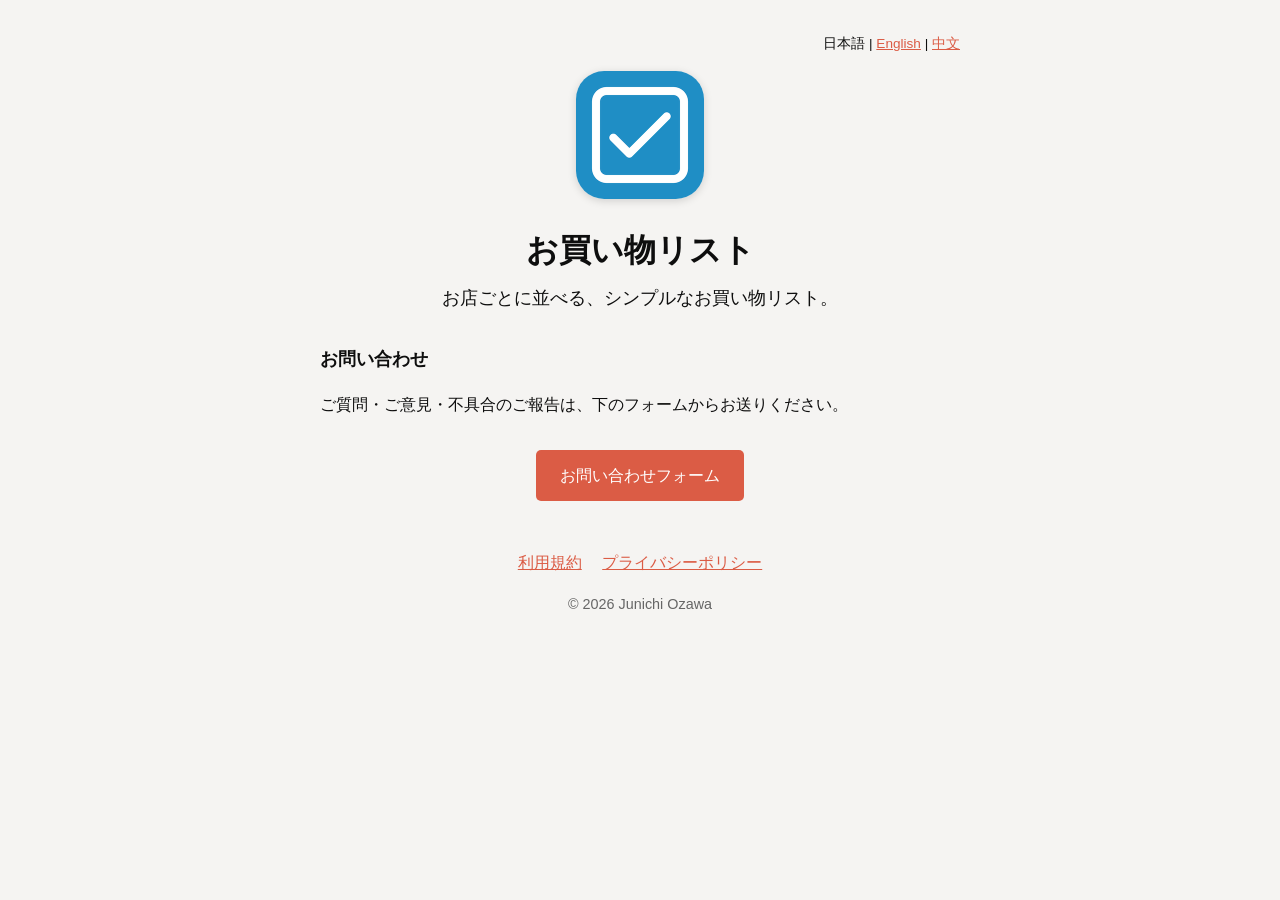
<file: index.html>
<!DOCTYPE html>
<html lang="ja">
<head>
  <meta charset="UTF-8" />
  <title>お買い物リスト</title>
  <meta name="viewport" content="width=device-width, initial-scale=1" />
  <link rel="icon" href="icon.png" />
  <link rel="stylesheet" href="styles.css" />
</head>
<body>
<main>
  <p class="lang-switch">日本語 | <a href="en.html">English</a> | <a href="zh.html">中文</a></p>

  <header class="hero">
    <img src="icon.png" alt="" width="128" height="128" />
    <h1>お買い物リスト</h1>
    <p class="lead">お店ごとに並べる、シンプルなお買い物リスト。</p>
  </header>

  <section>
    <h2>お問い合わせ</h2>
    <p>ご質問・ご意見・不具合のご報告は、下のフォームからお送りください。</p>
    <p class="contact"><a href="https://forms.gle/MjnqZ6VQNZW7mkQs8" target="_blank" rel="noopener noreferrer">お問い合わせフォーム</a></p>
  </section>

  <footer>
    <p>
      <a href="terms.html">利用規約</a>
      <a href="privacy-policy.html">プライバシーポリシー</a>
    </p>
    <p class="meta">&copy; 2026 Junichi Ozawa</p>
  </footer>
</main>
</body>
</html>
</file>
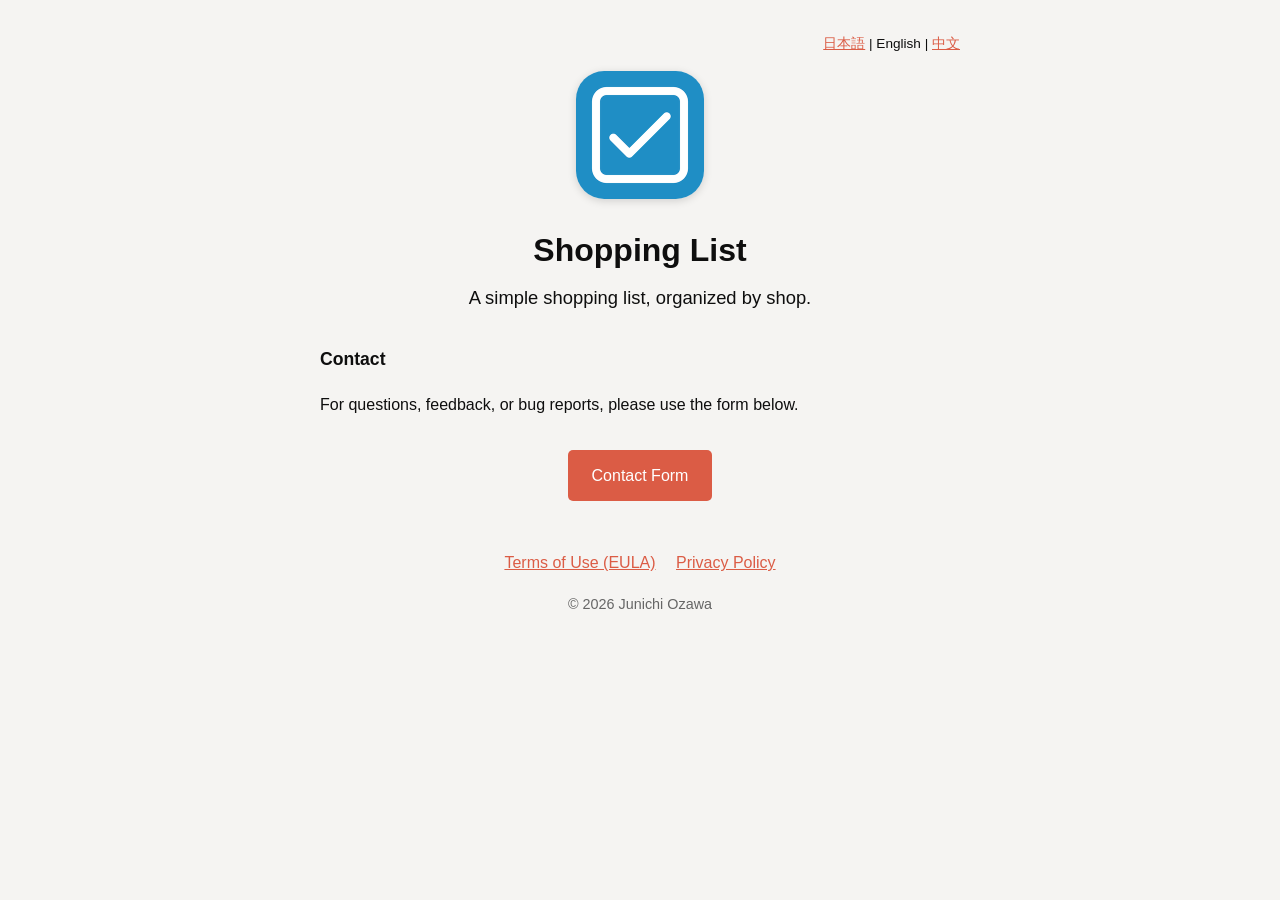
<file: en.html>
<!DOCTYPE html>
<html lang="en">
<head>
  <meta charset="UTF-8" />
  <title>Shopping List</title>
  <meta name="viewport" content="width=device-width, initial-scale=1" />
  <link rel="icon" href="icon.png" />
  <link rel="stylesheet" href="styles.css" />
</head>
<body>
<main>
  <p class="lang-switch"><a href="index.html">日本語</a> | English | <a href="zh.html">中文</a></p>

  <header class="hero">
    <img src="icon.png" alt="" width="128" height="128" />
    <h1>Shopping List</h1>
    <p class="lead">A simple shopping list, organized by shop.</p>
  </header>

  <section>
    <h2>Contact</h2>
    <p>For questions, feedback, or bug reports, please use the form below.</p>
    <p class="contact"><a href="https://forms.gle/MjnqZ6VQNZW7mkQs8" target="_blank" rel="noopener noreferrer">Contact Form</a></p>
  </section>

  <footer>
    <p>
      <a href="terms-en.html">Terms of Use (EULA)</a>
      <a href="privacy-policy-en.html">Privacy Policy</a>
    </p>
    <p class="meta">&copy; 2026 Junichi Ozawa</p>
  </footer>
</main>
</body>
</html>
</file>
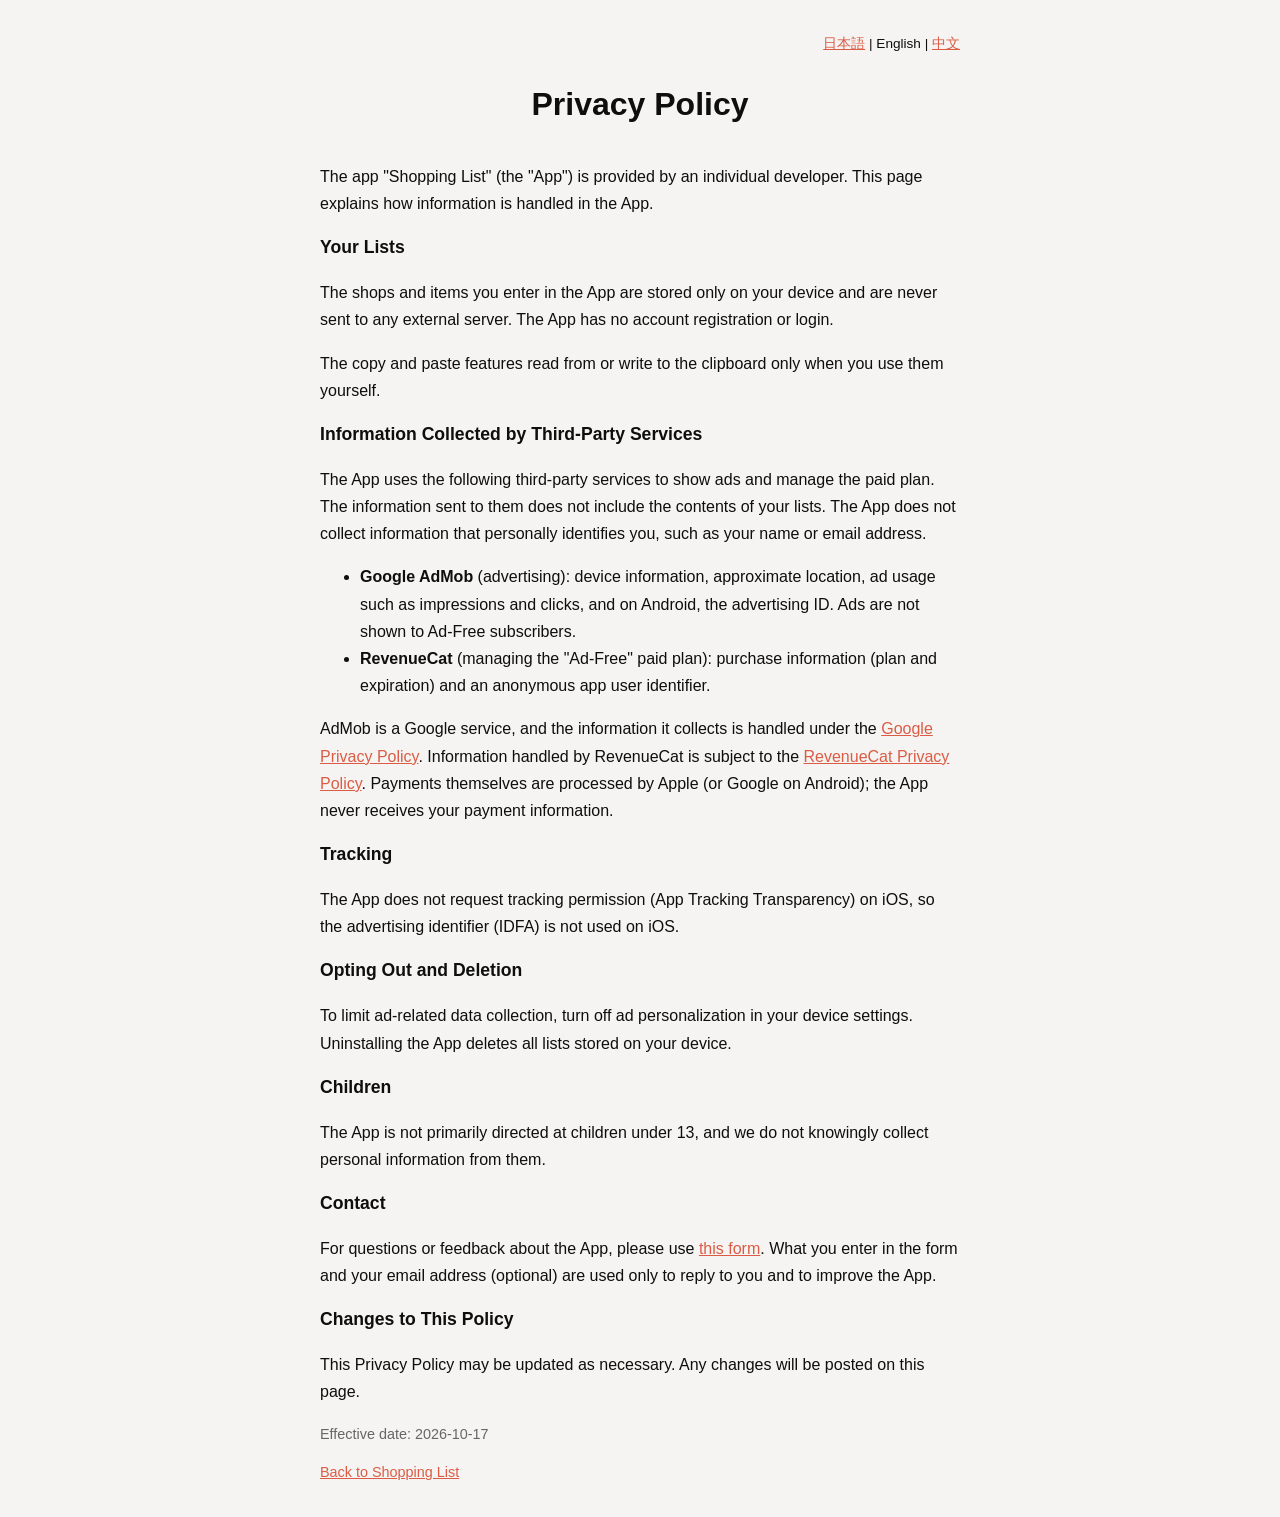
<file: privacy-policy-en.html>
<!DOCTYPE html>
<html lang="en">
<head>
  <meta charset="UTF-8" />
  <title>Privacy Policy | Shopping List</title>
  <meta name="viewport" content="width=device-width, initial-scale=1" />
  <link rel="icon" href="icon.png" />
  <link rel="stylesheet" href="styles.css" />
</head>
<body>
<main>
  <p class="lang-switch"><a href="privacy-policy.html">日本語</a> | English | <a href="privacy-policy-zh.html">中文</a></p>
  <h1>Privacy Policy</h1>

  <p>The app "Shopping List" (the "App") is provided by an individual developer. This page explains how information is handled in the App.</p>

  <h2>Your Lists</h2>
  <p>The shops and items you enter in the App are stored only on your device and are never sent to any external server. The App has no account registration or login.</p>
  <p>The copy and paste features read from or write to the clipboard only when you use them yourself.</p>

  <h2>Information Collected by Third-Party Services</h2>
  <p>The App uses the following third-party services to show ads and manage the paid plan. The information sent to them does not include the contents of your lists. The App does not collect information that personally identifies you, such as your name or email address.</p>
  <ul>
    <li><strong>Google AdMob</strong> (advertising): device information, approximate location, ad usage such as impressions and clicks, and on Android, the advertising ID. Ads are not shown to Ad-Free subscribers.</li>
    <li><strong>RevenueCat</strong> (managing the "Ad-Free" paid plan): purchase information (plan and expiration) and an anonymous app user identifier.</li>
  </ul>
  <p>AdMob is a Google service, and the information it collects is handled under the <a href="https://policies.google.com/privacy" target="_blank" rel="noopener noreferrer">Google Privacy Policy</a>. Information handled by RevenueCat is subject to the <a href="https://www.revenuecat.com/privacy" target="_blank" rel="noopener noreferrer">RevenueCat Privacy Policy</a>. Payments themselves are processed by Apple (or Google on Android); the App never receives your payment information.</p>

  <h2>Tracking</h2>
  <p>The App does not request tracking permission (App Tracking Transparency) on iOS, so the advertising identifier (IDFA) is not used on iOS.</p>

  <h2>Opting Out and Deletion</h2>
  <p>To limit ad-related data collection, turn off ad personalization in your device settings. Uninstalling the App deletes all lists stored on your device.</p>

  <h2>Children</h2>
  <p>The App is not primarily directed at children under 13, and we do not knowingly collect personal information from them.</p>

  <h2>Contact</h2>
  <p>For questions or feedback about the App, please use <a href="https://forms.gle/MjnqZ6VQNZW7mkQs8" target="_blank" rel="noopener noreferrer">this form</a>. What you enter in the form and your email address (optional) are used only to reply to you and to improve the App.</p>

  <h2>Changes to This Policy</h2>
  <p>This Privacy Policy may be updated as necessary. Any changes will be posted on this page.</p>

  <p class="meta">Effective date: 2026-10-17</p>
  <p class="meta"><a href="en.html">Back to Shopping List</a></p>
</main>
</body>
</html>
</file>
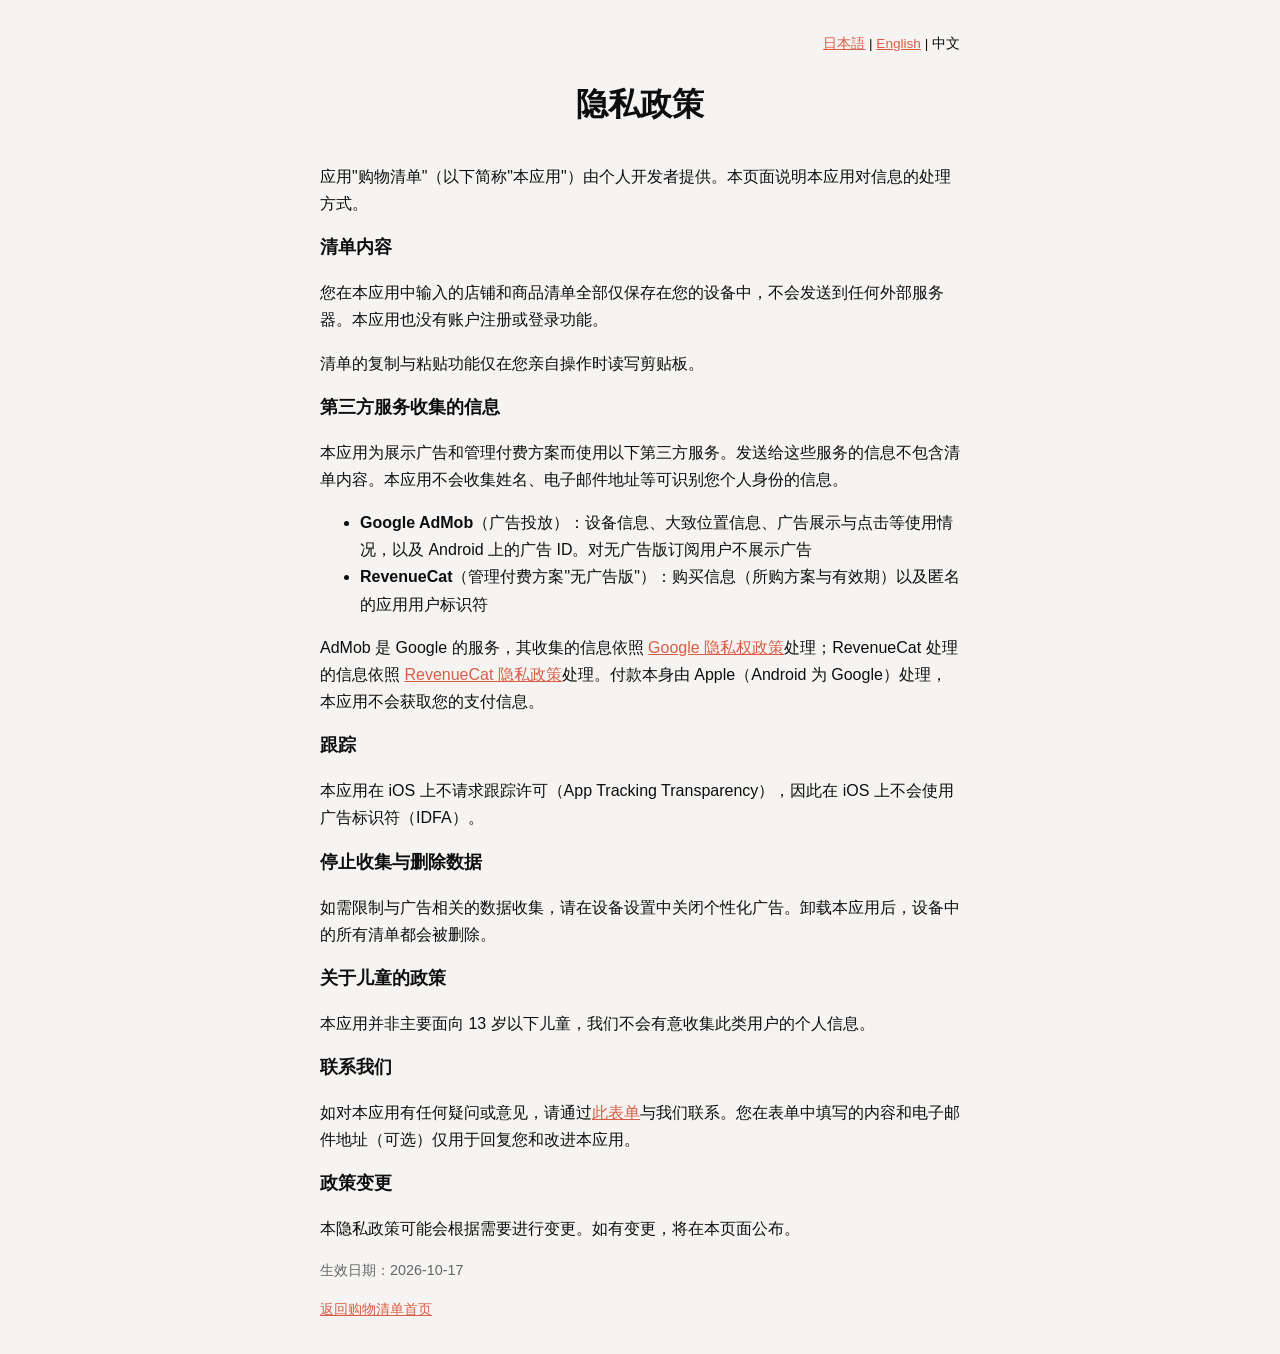
<file: privacy-policy-zh.html>
<!DOCTYPE html>
<html lang="zh-Hans">
<head>
  <meta charset="UTF-8" />
  <title>隐私政策 | 购物清单</title>
  <meta name="viewport" content="width=device-width, initial-scale=1" />
  <link rel="icon" href="icon.png" />
  <link rel="stylesheet" href="styles.css" />
</head>
<body>
<main>
  <p class="lang-switch"><a href="privacy-policy.html">日本語</a> | <a href="privacy-policy-en.html">English</a> | 中文</p>
  <h1>隐私政策</h1>

  <p>应用"购物清单"（以下简称"本应用"）由个人开发者提供。本页面说明本应用对信息的处理方式。</p>

  <h2>清单内容</h2>
  <p>您在本应用中输入的店铺和商品清单全部仅保存在您的设备中，不会发送到任何外部服务器。本应用也没有账户注册或登录功能。</p>
  <p>清单的复制与粘贴功能仅在您亲自操作时读写剪贴板。</p>

  <h2>第三方服务收集的信息</h2>
  <p>本应用为展示广告和管理付费方案而使用以下第三方服务。发送给这些服务的信息不包含清单内容。本应用不会收集姓名、电子邮件地址等可识别您个人身份的信息。</p>
  <ul>
    <li><strong>Google AdMob</strong>（广告投放）：设备信息、大致位置信息、广告展示与点击等使用情况，以及 Android 上的广告 ID。对无广告版订阅用户不展示广告</li>
    <li><strong>RevenueCat</strong>（管理付费方案"无广告版"）：购买信息（所购方案与有效期）以及匿名的应用用户标识符</li>
  </ul>
  <p>AdMob 是 Google 的服务，其收集的信息依照 <a href="https://policies.google.com/privacy" target="_blank" rel="noopener noreferrer">Google 隐私权政策</a>处理；RevenueCat 处理的信息依照 <a href="https://www.revenuecat.com/privacy" target="_blank" rel="noopener noreferrer">RevenueCat 隐私政策</a>处理。付款本身由 Apple（Android 为 Google）处理，本应用不会获取您的支付信息。</p>

  <h2>跟踪</h2>
  <p>本应用在 iOS 上不请求跟踪许可（App Tracking Transparency），因此在 iOS 上不会使用广告标识符（IDFA）。</p>

  <h2>停止收集与删除数据</h2>
  <p>如需限制与广告相关的数据收集，请在设备设置中关闭个性化广告。卸载本应用后，设备中的所有清单都会被删除。</p>

  <h2>关于儿童的政策</h2>
  <p>本应用并非主要面向 13 岁以下儿童，我们不会有意收集此类用户的个人信息。</p>

  <h2>联系我们</h2>
  <p>如对本应用有任何疑问或意见，请通过<a href="https://forms.gle/MjnqZ6VQNZW7mkQs8" target="_blank" rel="noopener noreferrer">此表单</a>与我们联系。您在表单中填写的内容和电子邮件地址（可选）仅用于回复您和改进本应用。</p>

  <h2>政策变更</h2>
  <p>本隐私政策可能会根据需要进行变更。如有变更，将在本页面公布。</p>

  <p class="meta">生效日期：2026-10-17</p>
  <p class="meta"><a href="zh.html">返回购物清单首页</a></p>
</main>
</body>
</html>
</file>
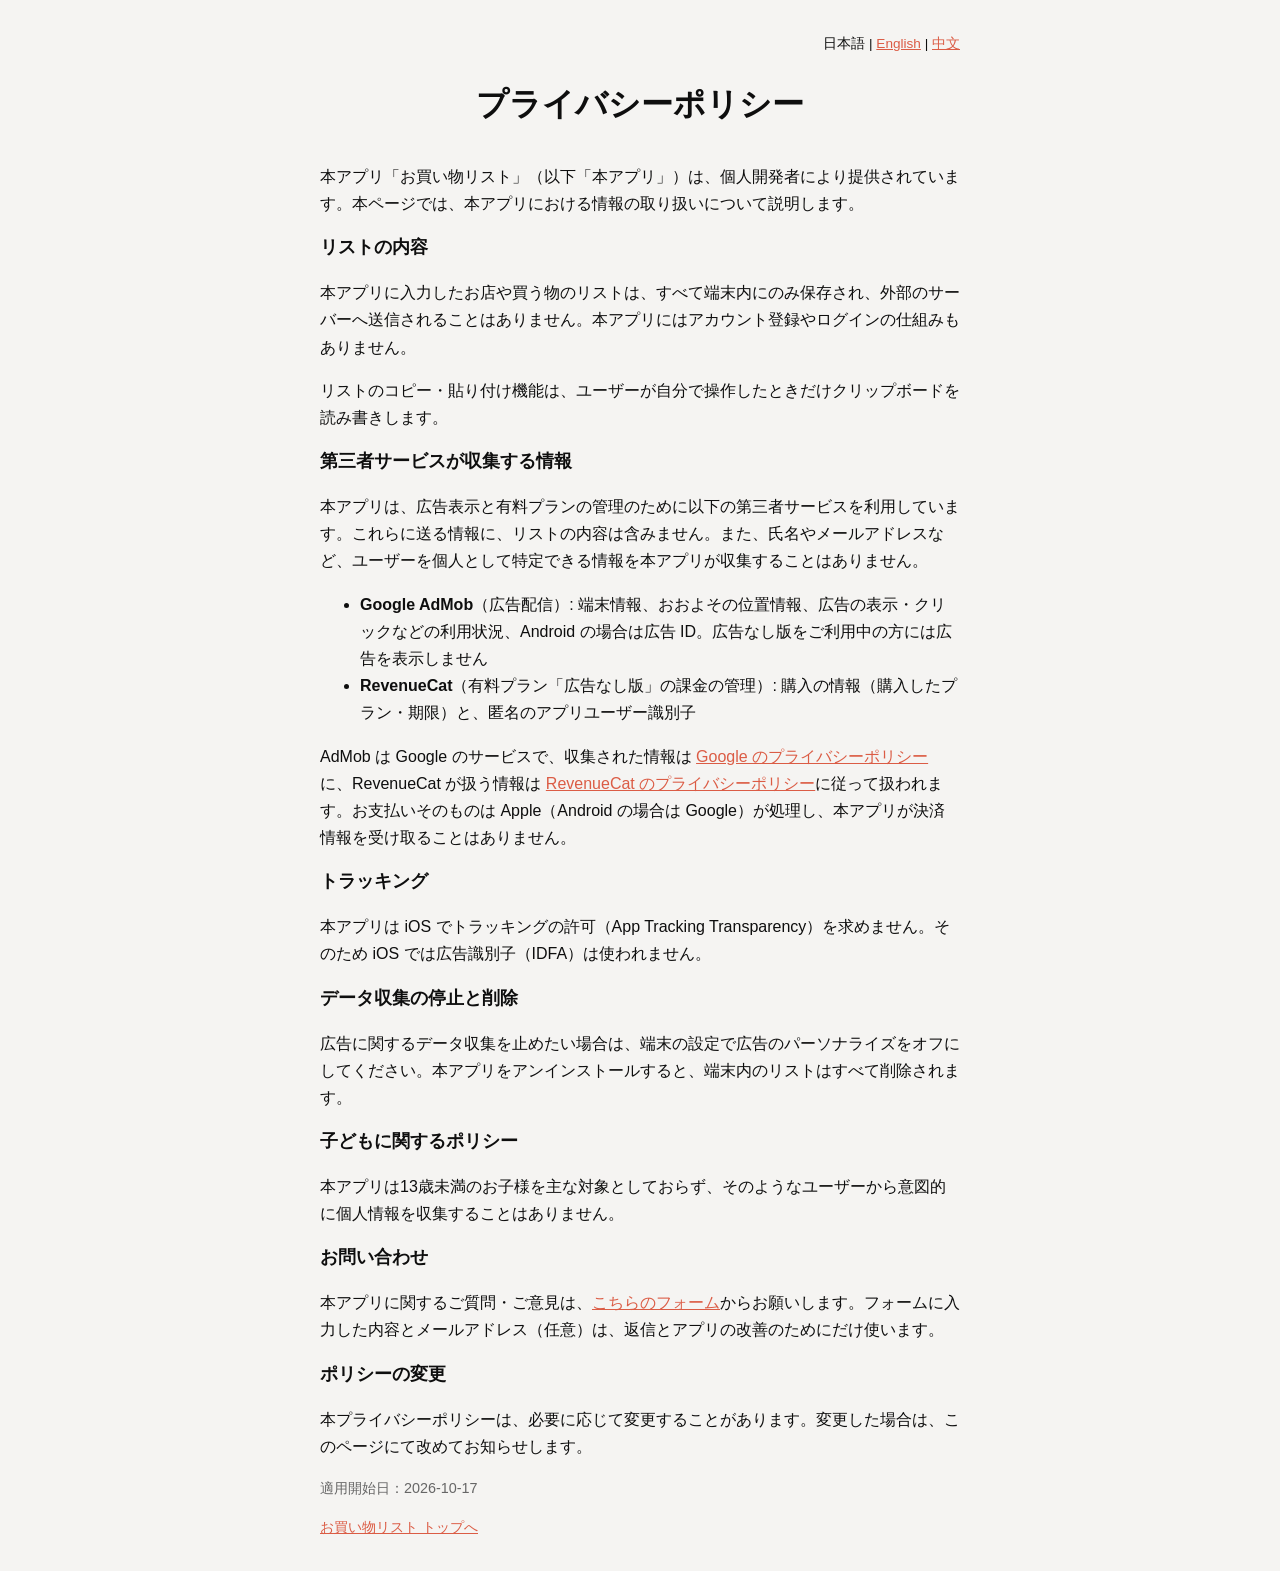
<file: privacy-policy.html>
<!DOCTYPE html>
<html lang="ja">
<head>
  <meta charset="UTF-8" />
  <title>プライバシーポリシー | お買い物リスト</title>
  <meta name="viewport" content="width=device-width, initial-scale=1" />
  <link rel="icon" href="icon.png" />
  <link rel="stylesheet" href="styles.css" />
</head>
<body>
<main>
  <p class="lang-switch">日本語 | <a href="privacy-policy-en.html">English</a> | <a href="privacy-policy-zh.html">中文</a></p>
  <h1>プライバシーポリシー</h1>

  <p>本アプリ「お買い物リスト」（以下「本アプリ」）は、個人開発者により提供されています。本ページでは、本アプリにおける情報の取り扱いについて説明します。</p>

  <h2>リストの内容</h2>
  <p>本アプリに入力したお店や買う物のリストは、すべて端末内にのみ保存され、外部のサーバーへ送信されることはありません。本アプリにはアカウント登録やログインの仕組みもありません。</p>
  <p>リストのコピー・貼り付け機能は、ユーザーが自分で操作したときだけクリップボードを読み書きします。</p>

  <h2>第三者サービスが収集する情報</h2>
  <p>本アプリは、広告表示と有料プランの管理のために以下の第三者サービスを利用しています。これらに送る情報に、リストの内容は含みません。また、氏名やメールアドレスなど、ユーザーを個人として特定できる情報を本アプリが収集することはありません。</p>
  <ul>
    <li><strong>Google AdMob</strong>（広告配信）: 端末情報、おおよその位置情報、広告の表示・クリックなどの利用状況、Android の場合は広告 ID。広告なし版をご利用中の方には広告を表示しません</li>
    <li><strong>RevenueCat</strong>（有料プラン「広告なし版」の課金の管理）: 購入の情報（購入したプラン・期限）と、匿名のアプリユーザー識別子</li>
  </ul>
  <p>AdMob は Google のサービスで、収集された情報は <a href="https://policies.google.com/privacy" target="_blank" rel="noopener noreferrer">Google のプライバシーポリシー</a>に、RevenueCat が扱う情報は <a href="https://www.revenuecat.com/privacy" target="_blank" rel="noopener noreferrer">RevenueCat のプライバシーポリシー</a>に従って扱われます。お支払いそのものは Apple（Android の場合は Google）が処理し、本アプリが決済情報を受け取ることはありません。</p>

  <h2>トラッキング</h2>
  <p>本アプリは iOS でトラッキングの許可（App Tracking Transparency）を求めません。そのため iOS では広告識別子（IDFA）は使われません。</p>

  <h2>データ収集の停止と削除</h2>
  <p>広告に関するデータ収集を止めたい場合は、端末の設定で広告のパーソナライズをオフにしてください。本アプリをアンインストールすると、端末内のリストはすべて削除されます。</p>

  <h2>子どもに関するポリシー</h2>
  <p>本アプリは13歳未満のお子様を主な対象としておらず、そのようなユーザーから意図的に個人情報を収集することはありません。</p>

  <h2>お問い合わせ</h2>
  <p>本アプリに関するご質問・ご意見は、<a href="https://forms.gle/MjnqZ6VQNZW7mkQs8" target="_blank" rel="noopener noreferrer">こちらのフォーム</a>からお願いします。フォームに入力した内容とメールアドレス（任意）は、返信とアプリの改善のためにだけ使います。</p>

  <h2>ポリシーの変更</h2>
  <p>本プライバシーポリシーは、必要に応じて変更することがあります。変更した場合は、このページにて改めてお知らせします。</p>

  <p class="meta">適用開始日：2026-10-17</p>
  <p class="meta"><a href="index.html">お買い物リスト トップへ</a></p>
</main>
</body>
</html>
</file>
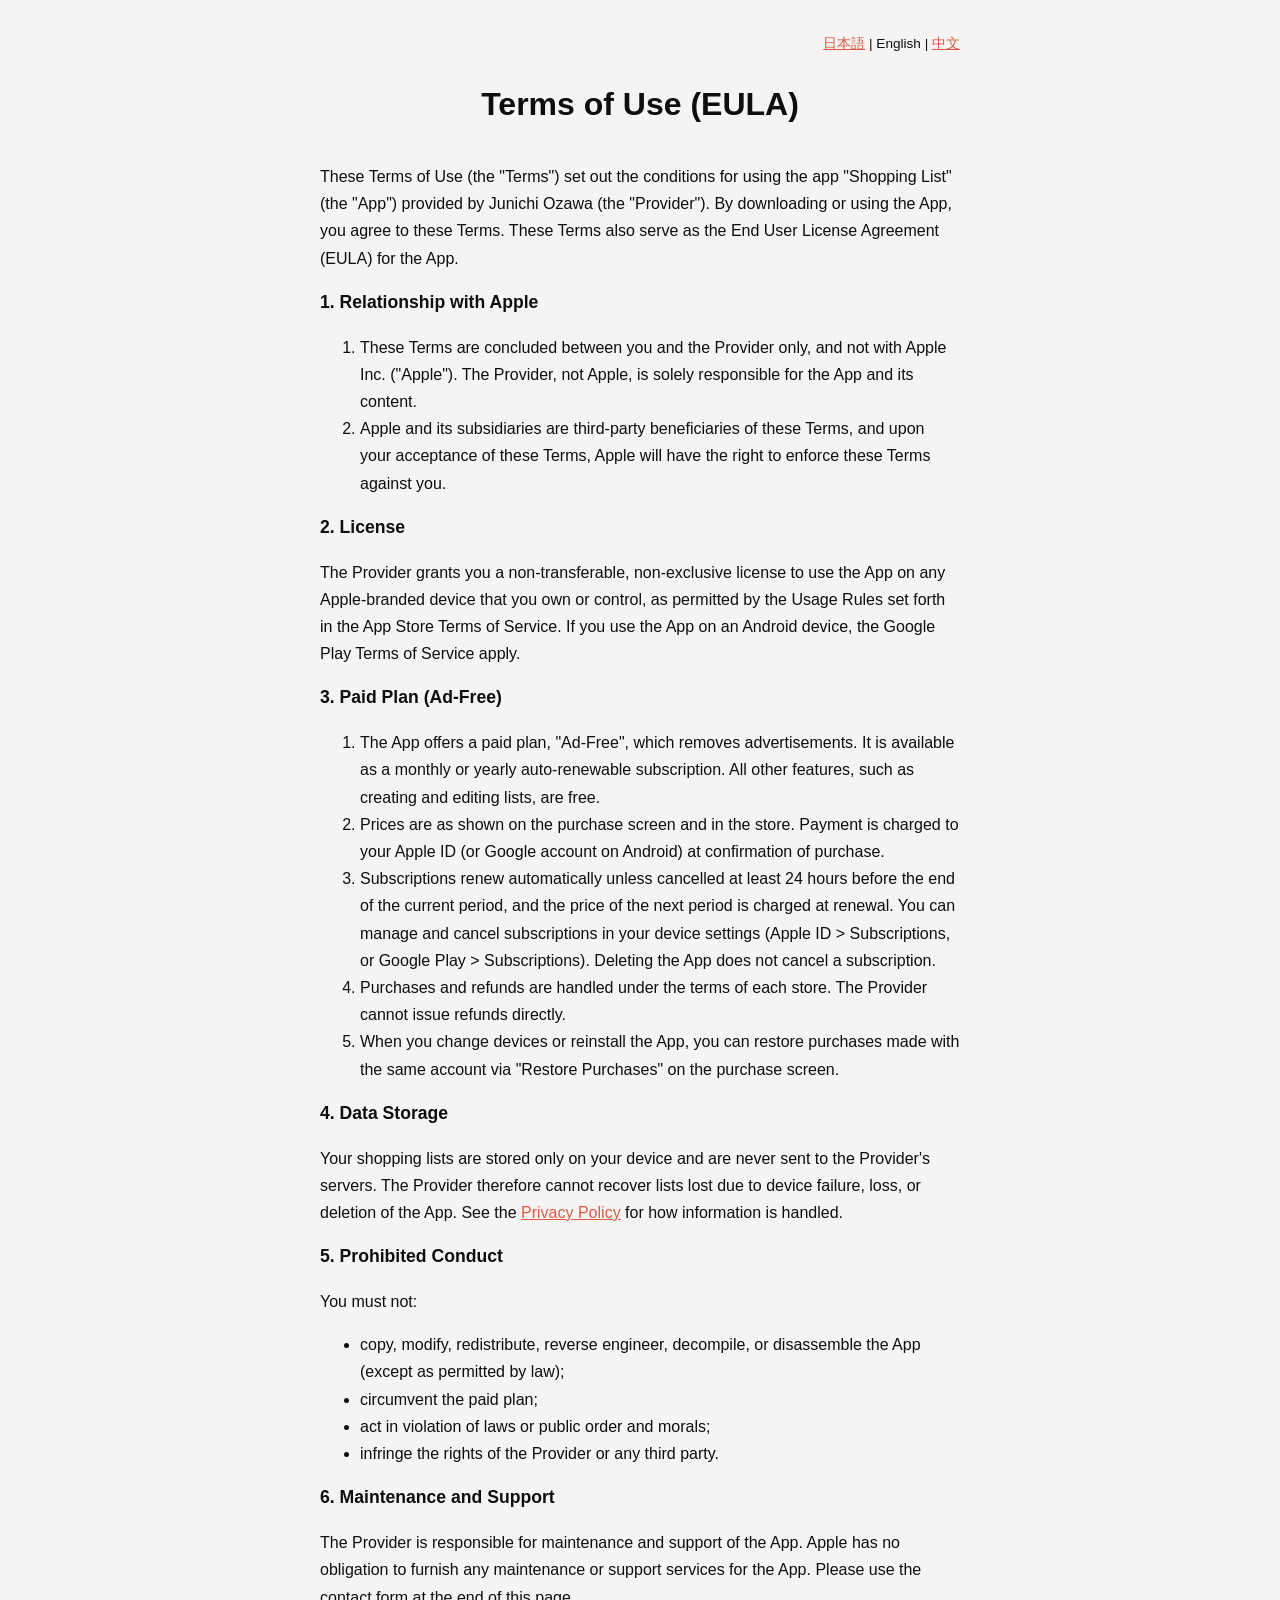
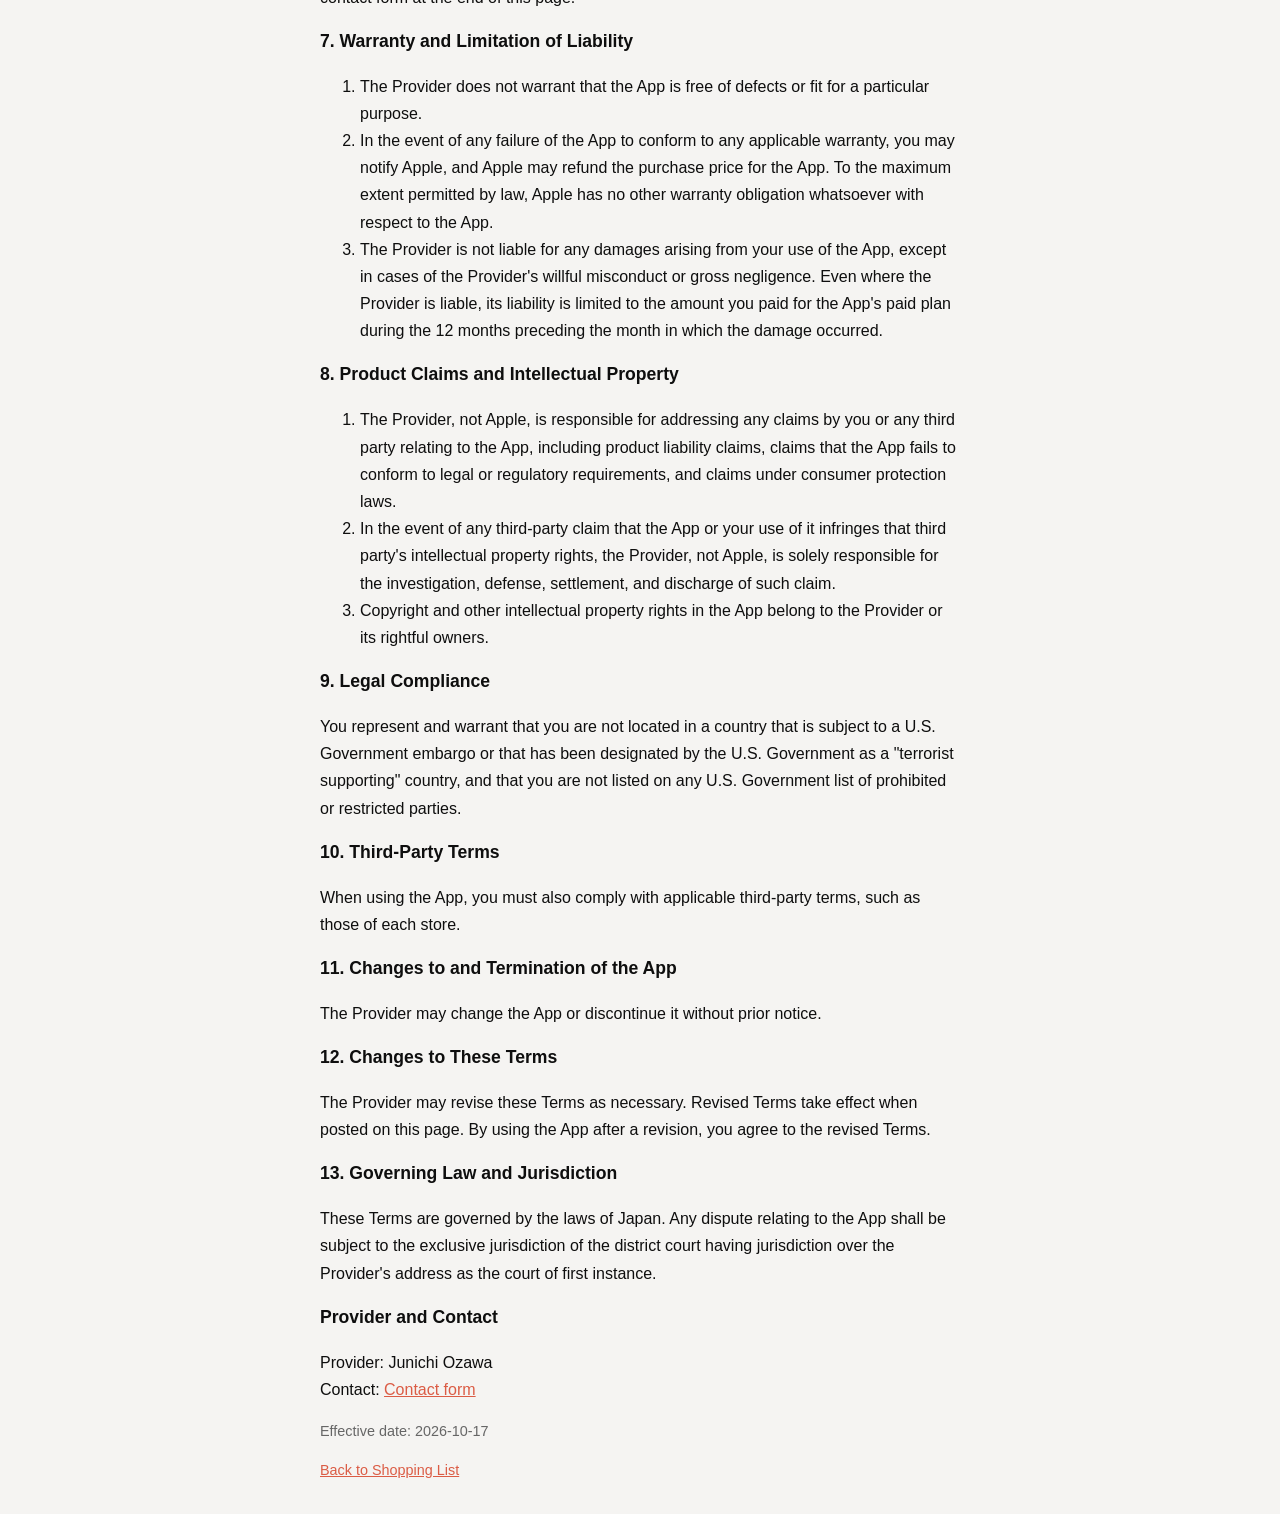
<file: terms-en.html>
<!DOCTYPE html>
<html lang="en">
<head>
  <meta charset="UTF-8" />
  <title>Terms of Use | Shopping List</title>
  <meta name="viewport" content="width=device-width, initial-scale=1" />
  <link rel="icon" href="icon.png" />
  <link rel="stylesheet" href="styles.css" />
</head>
<body>
<main>
  <p class="lang-switch"><a href="terms.html">日本語</a> | English | <a href="terms-zh.html">中文</a></p>
  <h1>Terms of Use (EULA)</h1>

  <p>These Terms of Use (the "Terms") set out the conditions for using the app "Shopping List" (the "App") provided by Junichi Ozawa (the "Provider"). By downloading or using the App, you agree to these Terms. These Terms also serve as the End User License Agreement (EULA) for the App.</p>

  <h2>1. Relationship with Apple</h2>
  <ol>
    <li>These Terms are concluded between you and the Provider only, and not with Apple Inc. ("Apple"). The Provider, not Apple, is solely responsible for the App and its content.</li>
    <li>Apple and its subsidiaries are third-party beneficiaries of these Terms, and upon your acceptance of these Terms, Apple will have the right to enforce these Terms against you.</li>
  </ol>

  <h2>2. License</h2>
  <p>The Provider grants you a non-transferable, non-exclusive license to use the App on any Apple-branded device that you own or control, as permitted by the Usage Rules set forth in the App Store Terms of Service. If you use the App on an Android device, the Google Play Terms of Service apply.</p>

  <h2>3. Paid Plan (Ad-Free)</h2>
  <ol>
    <li>The App offers a paid plan, "Ad-Free", which removes advertisements. It is available as a monthly or yearly auto-renewable subscription. All other features, such as creating and editing lists, are free.</li>
    <li>Prices are as shown on the purchase screen and in the store. Payment is charged to your Apple ID (or Google account on Android) at confirmation of purchase.</li>
    <li>Subscriptions renew automatically unless cancelled at least 24 hours before the end of the current period, and the price of the next period is charged at renewal. You can manage and cancel subscriptions in your device settings (Apple ID &gt; Subscriptions, or Google Play &gt; Subscriptions). Deleting the App does not cancel a subscription.</li>
    <li>Purchases and refunds are handled under the terms of each store. The Provider cannot issue refunds directly.</li>
    <li>When you change devices or reinstall the App, you can restore purchases made with the same account via "Restore Purchases" on the purchase screen.</li>
  </ol>

  <h2>4. Data Storage</h2>
  <p>Your shopping lists are stored only on your device and are never sent to the Provider's servers. The Provider therefore cannot recover lists lost due to device failure, loss, or deletion of the App. See the <a href="privacy-policy-en.html">Privacy Policy</a> for how information is handled.</p>

  <h2>5. Prohibited Conduct</h2>
  <p>You must not:</p>
  <ul>
    <li>copy, modify, redistribute, reverse engineer, decompile, or disassemble the App (except as permitted by law);</li>
    <li>circumvent the paid plan;</li>
    <li>act in violation of laws or public order and morals;</li>
    <li>infringe the rights of the Provider or any third party.</li>
  </ul>

  <h2>6. Maintenance and Support</h2>
  <p>The Provider is responsible for maintenance and support of the App. Apple has no obligation to furnish any maintenance or support services for the App. Please use the contact form at the end of this page.</p>

  <h2>7. Warranty and Limitation of Liability</h2>
  <ol>
    <li>The Provider does not warrant that the App is free of defects or fit for a particular purpose.</li>
    <li>In the event of any failure of the App to conform to any applicable warranty, you may notify Apple, and Apple may refund the purchase price for the App. To the maximum extent permitted by law, Apple has no other warranty obligation whatsoever with respect to the App.</li>
    <li>The Provider is not liable for any damages arising from your use of the App, except in cases of the Provider's willful misconduct or gross negligence. Even where the Provider is liable, its liability is limited to the amount you paid for the App's paid plan during the 12 months preceding the month in which the damage occurred.</li>
  </ol>

  <h2>8. Product Claims and Intellectual Property</h2>
  <ol>
    <li>The Provider, not Apple, is responsible for addressing any claims by you or any third party relating to the App, including product liability claims, claims that the App fails to conform to legal or regulatory requirements, and claims under consumer protection laws.</li>
    <li>In the event of any third-party claim that the App or your use of it infringes that third party's intellectual property rights, the Provider, not Apple, is solely responsible for the investigation, defense, settlement, and discharge of such claim.</li>
    <li>Copyright and other intellectual property rights in the App belong to the Provider or its rightful owners.</li>
  </ol>

  <h2>9. Legal Compliance</h2>
  <p>You represent and warrant that you are not located in a country that is subject to a U.S. Government embargo or that has been designated by the U.S. Government as a "terrorist supporting" country, and that you are not listed on any U.S. Government list of prohibited or restricted parties.</p>

  <h2>10. Third-Party Terms</h2>
  <p>When using the App, you must also comply with applicable third-party terms, such as those of each store.</p>

  <h2>11. Changes to and Termination of the App</h2>
  <p>The Provider may change the App or discontinue it without prior notice.</p>

  <h2>12. Changes to These Terms</h2>
  <p>The Provider may revise these Terms as necessary. Revised Terms take effect when posted on this page. By using the App after a revision, you agree to the revised Terms.</p>

  <h2>13. Governing Law and Jurisdiction</h2>
  <p>These Terms are governed by the laws of Japan. Any dispute relating to the App shall be subject to the exclusive jurisdiction of the district court having jurisdiction over the Provider's address as the court of first instance.</p>

  <h2>Provider and Contact</h2>
  <p>Provider: Junichi Ozawa<br />
  Contact: <a href="https://forms.gle/MjnqZ6VQNZW7mkQs8" target="_blank" rel="noopener noreferrer">Contact form</a></p>

  <p class="meta">Effective date: 2026-10-17</p>
  <p class="meta"><a href="en.html">Back to Shopping List</a></p>
</main>
</body>
</html>
</file>
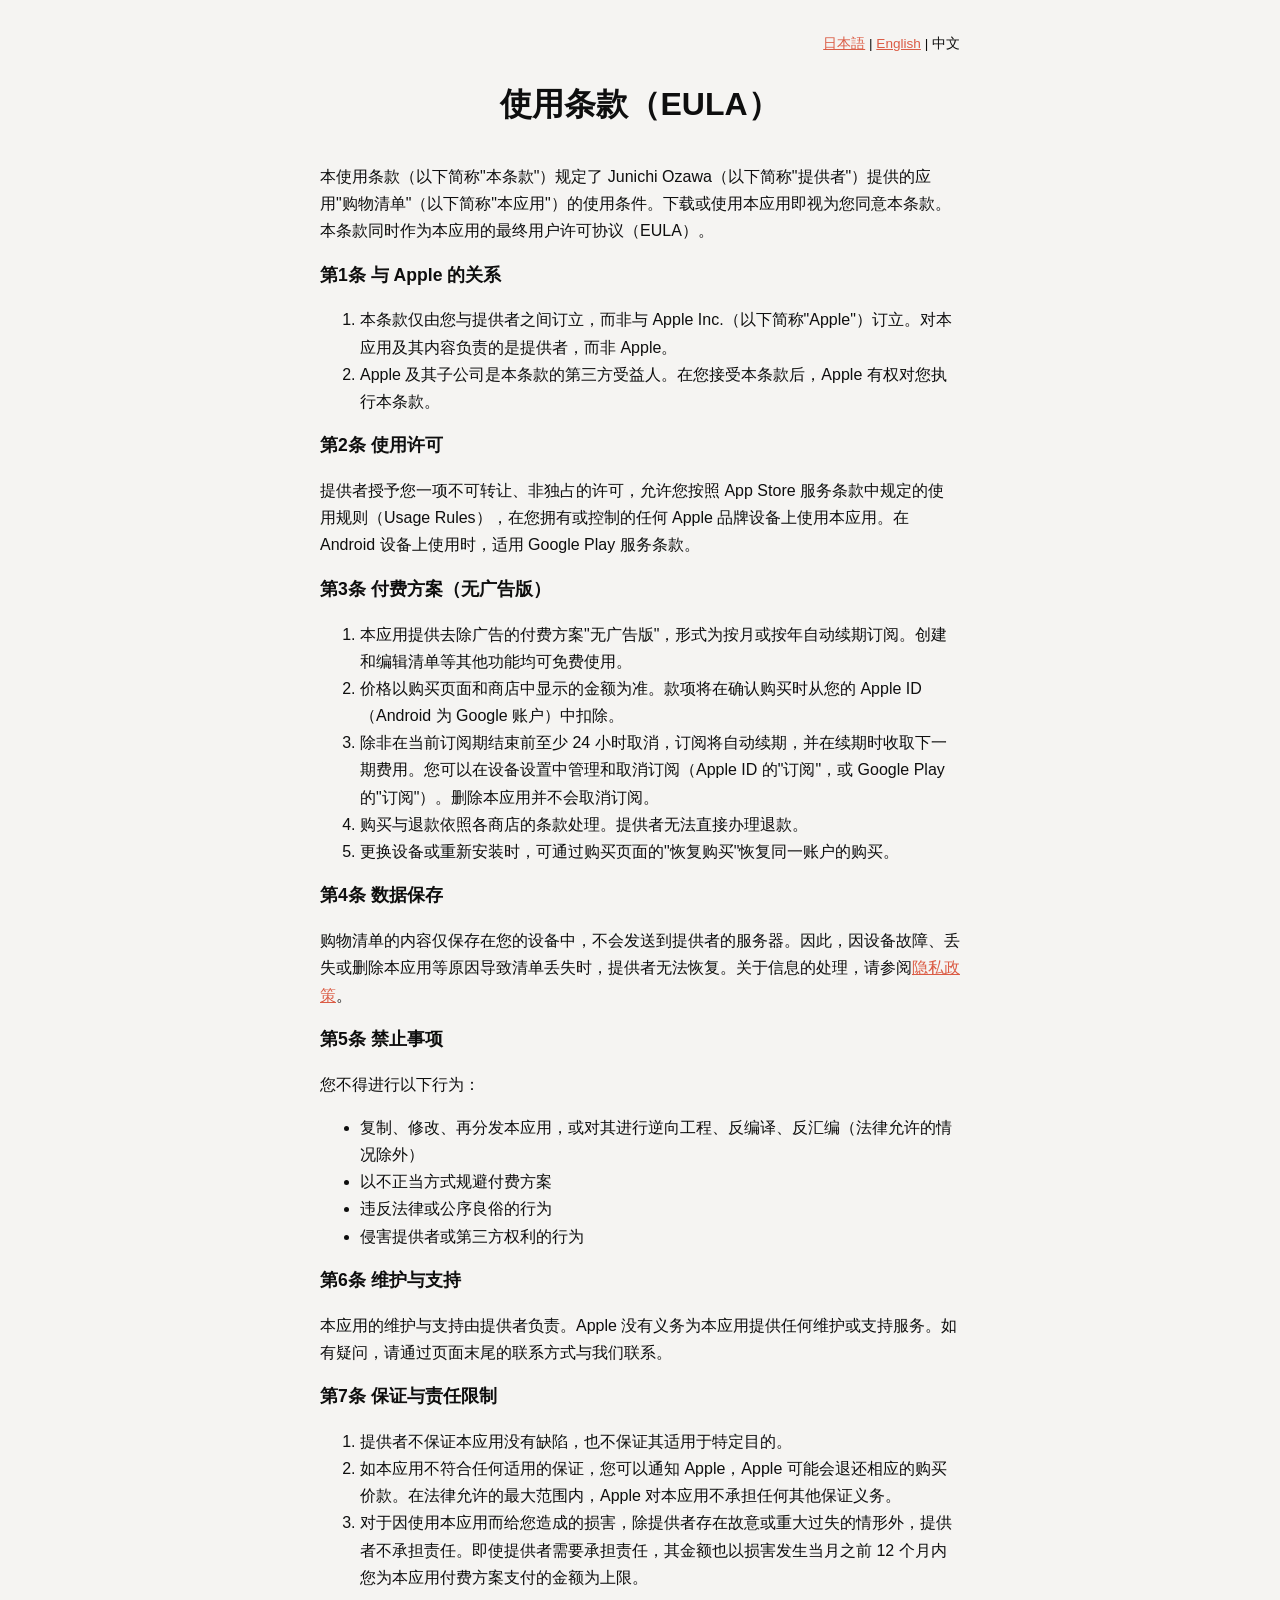
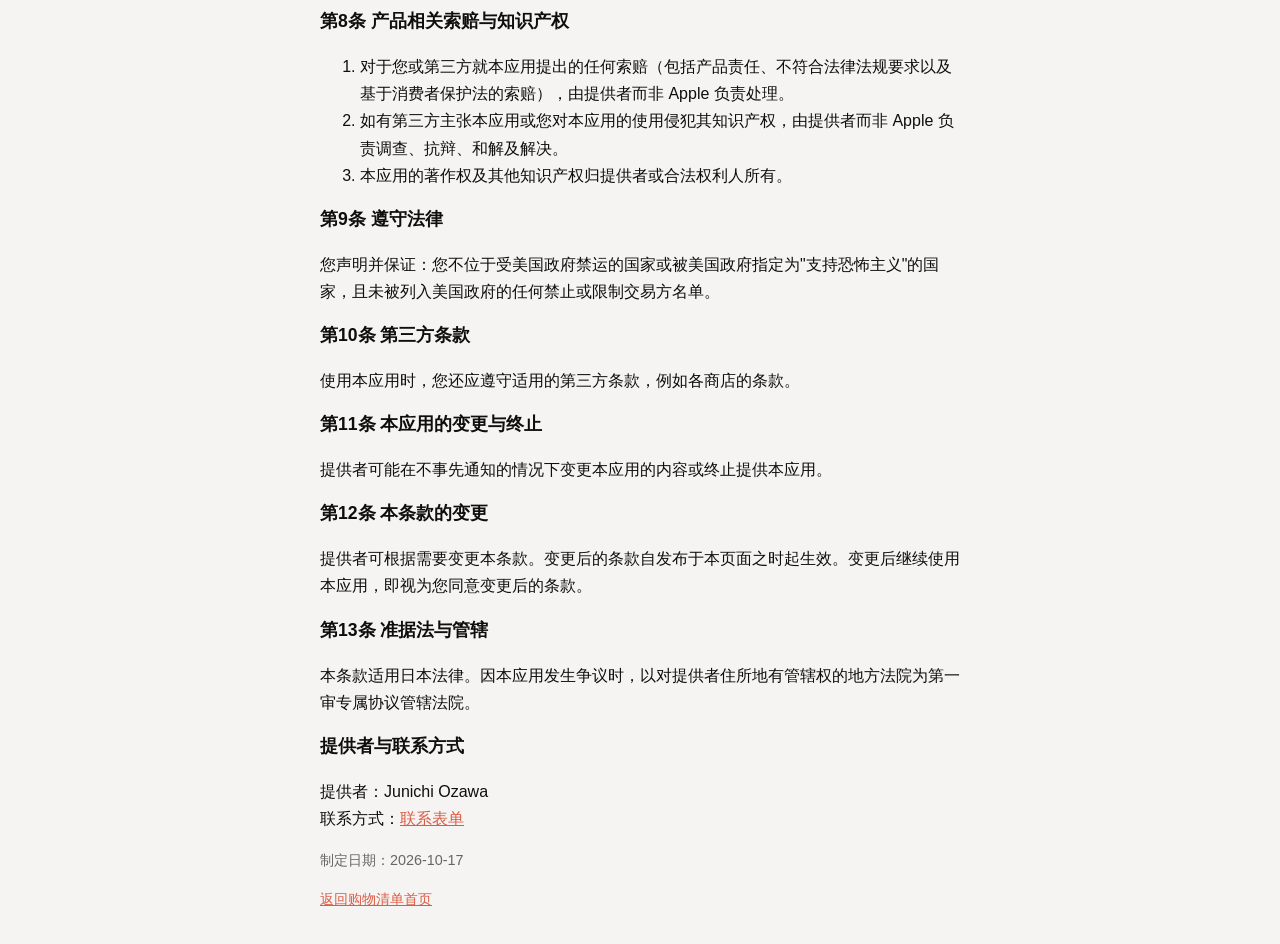
<file: terms-zh.html>
<!DOCTYPE html>
<html lang="zh-Hans">
<head>
  <meta charset="UTF-8" />
  <title>使用条款 | 购物清单</title>
  <meta name="viewport" content="width=device-width, initial-scale=1" />
  <link rel="icon" href="icon.png" />
  <link rel="stylesheet" href="styles.css" />
</head>
<body>
<main>
  <p class="lang-switch"><a href="terms.html">日本語</a> | <a href="terms-en.html">English</a> | 中文</p>
  <h1>使用条款（EULA）</h1>

  <p>本使用条款（以下简称"本条款"）规定了 Junichi Ozawa（以下简称"提供者"）提供的应用"购物清单"（以下简称"本应用"）的使用条件。下载或使用本应用即视为您同意本条款。本条款同时作为本应用的最终用户许可协议（EULA）。</p>

  <h2>第1条 与 Apple 的关系</h2>
  <ol>
    <li>本条款仅由您与提供者之间订立，而非与 Apple Inc.（以下简称"Apple"）订立。对本应用及其内容负责的是提供者，而非 Apple。</li>
    <li>Apple 及其子公司是本条款的第三方受益人。在您接受本条款后，Apple 有权对您执行本条款。</li>
  </ol>

  <h2>第2条 使用许可</h2>
  <p>提供者授予您一项不可转让、非独占的许可，允许您按照 App Store 服务条款中规定的使用规则（Usage Rules），在您拥有或控制的任何 Apple 品牌设备上使用本应用。在 Android 设备上使用时，适用 Google Play 服务条款。</p>

  <h2>第3条 付费方案（无广告版）</h2>
  <ol>
    <li>本应用提供去除广告的付费方案"无广告版"，形式为按月或按年自动续期订阅。创建和编辑清单等其他功能均可免费使用。</li>
    <li>价格以购买页面和商店中显示的金额为准。款项将在确认购买时从您的 Apple ID（Android 为 Google 账户）中扣除。</li>
    <li>除非在当前订阅期结束前至少 24 小时取消，订阅将自动续期，并在续期时收取下一期费用。您可以在设备设置中管理和取消订阅（Apple ID 的"订阅"，或 Google Play 的"订阅"）。删除本应用并不会取消订阅。</li>
    <li>购买与退款依照各商店的条款处理。提供者无法直接办理退款。</li>
    <li>更换设备或重新安装时，可通过购买页面的"恢复购买"恢复同一账户的购买。</li>
  </ol>

  <h2>第4条 数据保存</h2>
  <p>购物清单的内容仅保存在您的设备中，不会发送到提供者的服务器。因此，因设备故障、丢失或删除本应用等原因导致清单丢失时，提供者无法恢复。关于信息的处理，请参阅<a href="privacy-policy-zh.html">隐私政策</a>。</p>

  <h2>第5条 禁止事项</h2>
  <p>您不得进行以下行为：</p>
  <ul>
    <li>复制、修改、再分发本应用，或对其进行逆向工程、反编译、反汇编（法律允许的情况除外）</li>
    <li>以不正当方式规避付费方案</li>
    <li>违反法律或公序良俗的行为</li>
    <li>侵害提供者或第三方权利的行为</li>
  </ul>

  <h2>第6条 维护与支持</h2>
  <p>本应用的维护与支持由提供者负责。Apple 没有义务为本应用提供任何维护或支持服务。如有疑问，请通过页面末尾的联系方式与我们联系。</p>

  <h2>第7条 保证与责任限制</h2>
  <ol>
    <li>提供者不保证本应用没有缺陷，也不保证其适用于特定目的。</li>
    <li>如本应用不符合任何适用的保证，您可以通知 Apple，Apple 可能会退还相应的购买价款。在法律允许的最大范围内，Apple 对本应用不承担任何其他保证义务。</li>
    <li>对于因使用本应用而给您造成的损害，除提供者存在故意或重大过失的情形外，提供者不承担责任。即使提供者需要承担责任，其金额也以损害发生当月之前 12 个月内您为本应用付费方案支付的金额为上限。</li>
  </ol>

  <h2>第8条 产品相关索赔与知识产权</h2>
  <ol>
    <li>对于您或第三方就本应用提出的任何索赔（包括产品责任、不符合法律法规要求以及基于消费者保护法的索赔），由提供者而非 Apple 负责处理。</li>
    <li>如有第三方主张本应用或您对本应用的使用侵犯其知识产权，由提供者而非 Apple 负责调查、抗辩、和解及解决。</li>
    <li>本应用的著作权及其他知识产权归提供者或合法权利人所有。</li>
  </ol>

  <h2>第9条 遵守法律</h2>
  <p>您声明并保证：您不位于受美国政府禁运的国家或被美国政府指定为"支持恐怖主义"的国家，且未被列入美国政府的任何禁止或限制交易方名单。</p>

  <h2>第10条 第三方条款</h2>
  <p>使用本应用时，您还应遵守适用的第三方条款，例如各商店的条款。</p>

  <h2>第11条 本应用的变更与终止</h2>
  <p>提供者可能在不事先通知的情况下变更本应用的内容或终止提供本应用。</p>

  <h2>第12条 本条款的变更</h2>
  <p>提供者可根据需要变更本条款。变更后的条款自发布于本页面之时起生效。变更后继续使用本应用，即视为您同意变更后的条款。</p>

  <h2>第13条 准据法与管辖</h2>
  <p>本条款适用日本法律。因本应用发生争议时，以对提供者住所地有管辖权的地方法院为第一审专属协议管辖法院。</p>

  <h2>提供者与联系方式</h2>
  <p>提供者：Junichi Ozawa<br />
  联系方式：<a href="https://forms.gle/MjnqZ6VQNZW7mkQs8" target="_blank" rel="noopener noreferrer">联系表单</a></p>

  <p class="meta">制定日期：2026-10-17</p>
  <p class="meta"><a href="zh.html">返回购物清单首页</a></p>
</main>
</body>
</html>
</file>
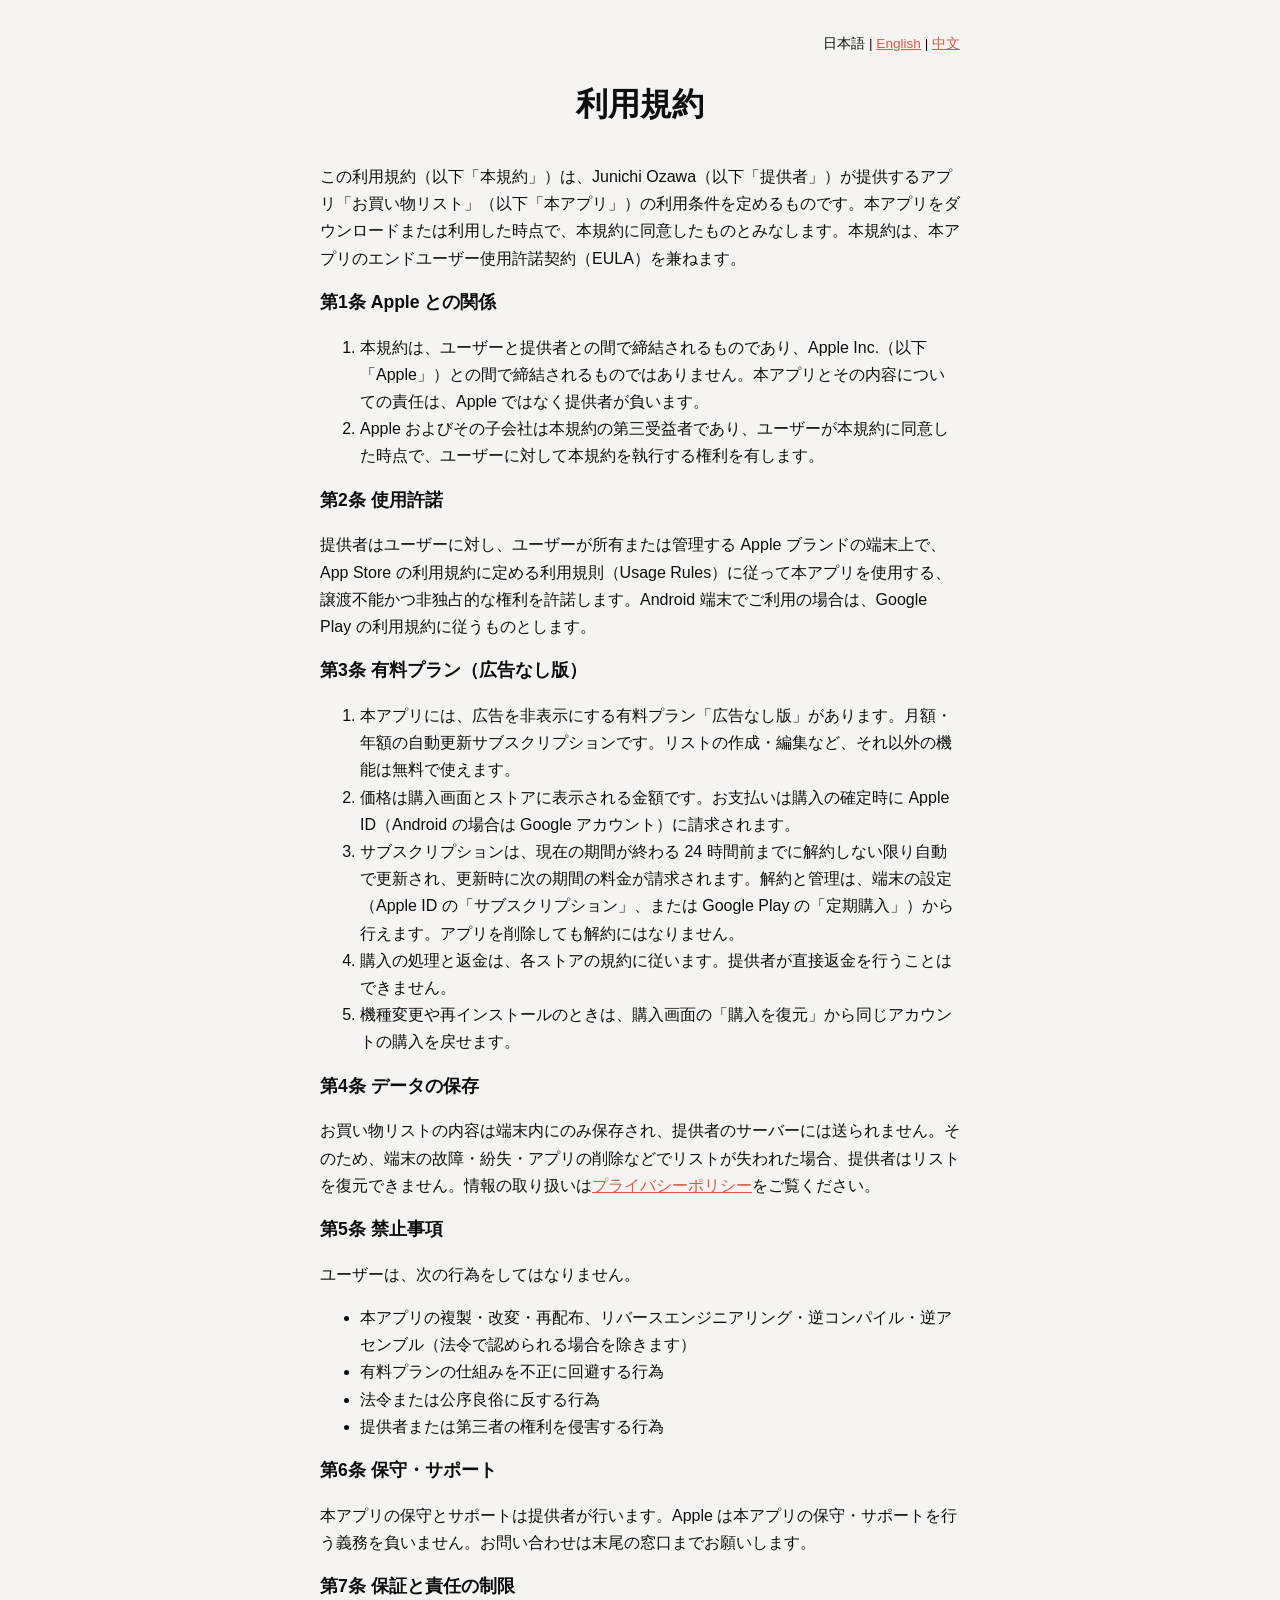
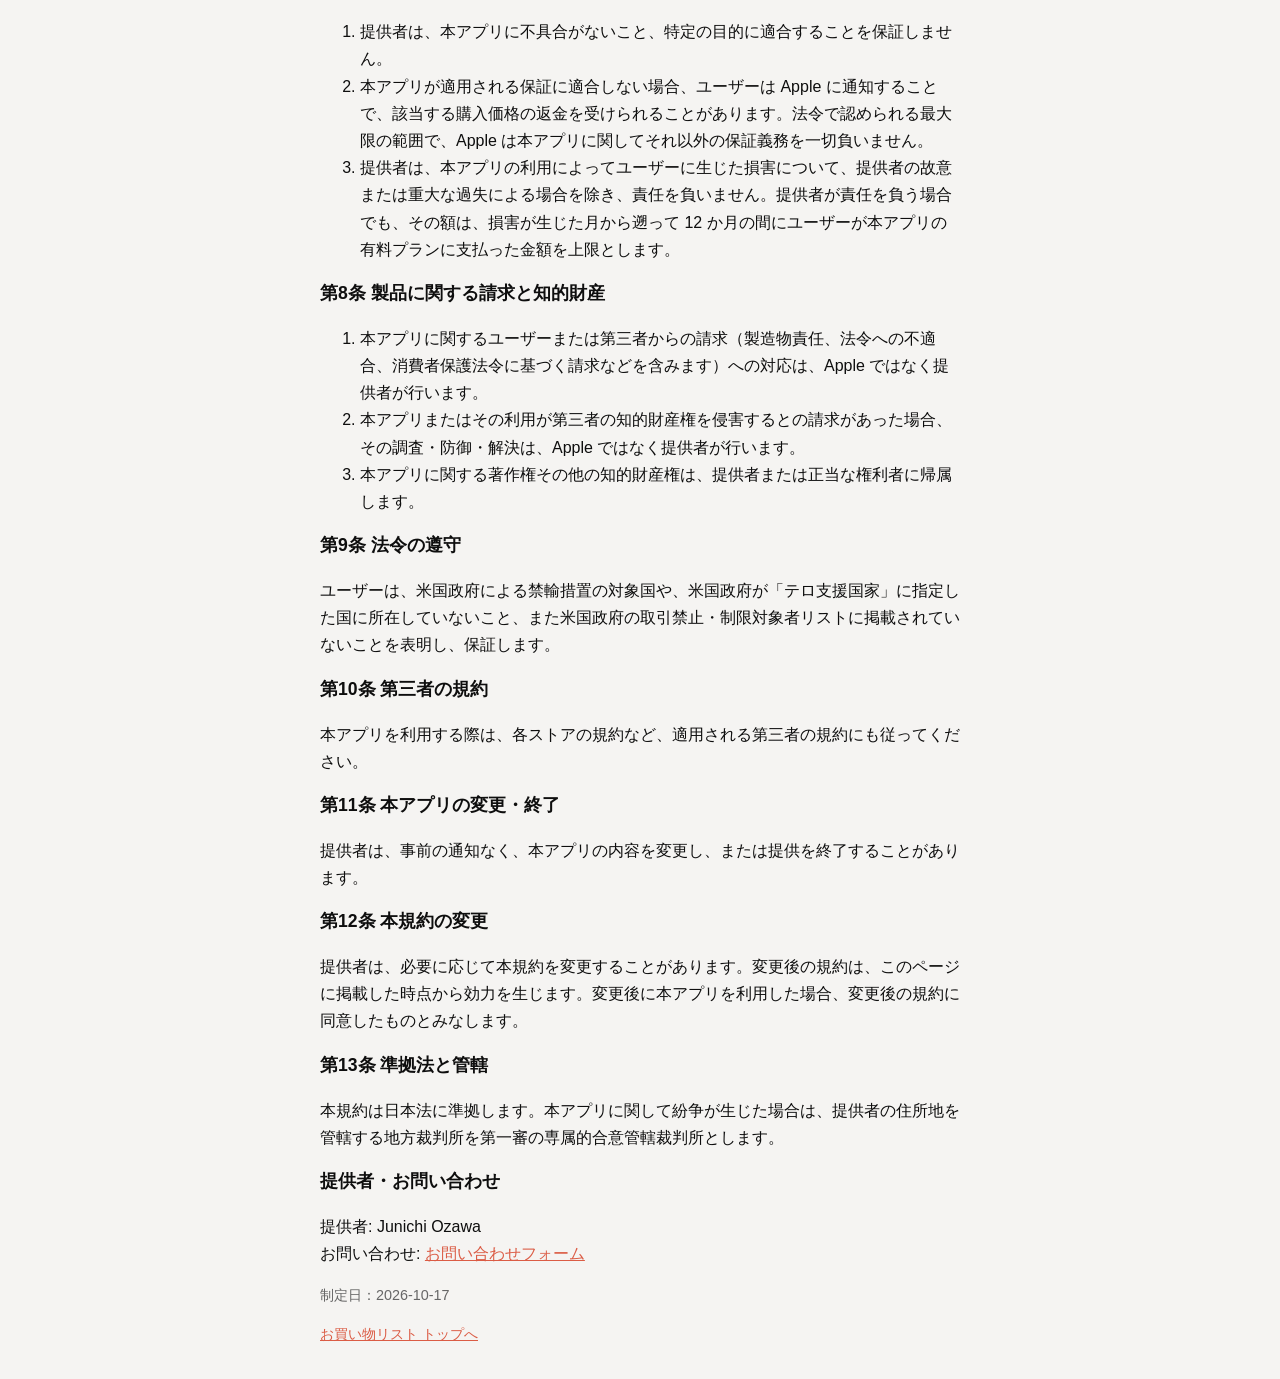
<file: terms.html>
<!DOCTYPE html>
<html lang="ja">
<head>
  <meta charset="UTF-8" />
  <title>利用規約 | お買い物リスト</title>
  <meta name="viewport" content="width=device-width, initial-scale=1" />
  <link rel="icon" href="icon.png" />
  <link rel="stylesheet" href="styles.css" />
</head>
<body>
<main>
  <p class="lang-switch">日本語 | <a href="terms-en.html">English</a> | <a href="terms-zh.html">中文</a></p>
  <h1>利用規約</h1>

  <p>この利用規約（以下「本規約」）は、Junichi Ozawa（以下「提供者」）が提供するアプリ「お買い物リスト」（以下「本アプリ」）の利用条件を定めるものです。本アプリをダウンロードまたは利用した時点で、本規約に同意したものとみなします。本規約は、本アプリのエンドユーザー使用許諾契約（EULA）を兼ねます。</p>

  <h2>第1条 Apple との関係</h2>
  <ol>
    <li>本規約は、ユーザーと提供者との間で締結されるものであり、Apple Inc.（以下「Apple」）との間で締結されるものではありません。本アプリとその内容についての責任は、Apple ではなく提供者が負います。</li>
    <li>Apple およびその子会社は本規約の第三受益者であり、ユーザーが本規約に同意した時点で、ユーザーに対して本規約を執行する権利を有します。</li>
  </ol>

  <h2>第2条 使用許諾</h2>
  <p>提供者はユーザーに対し、ユーザーが所有または管理する Apple ブランドの端末上で、App Store の利用規約に定める利用規則（Usage Rules）に従って本アプリを使用する、譲渡不能かつ非独占的な権利を許諾します。Android 端末でご利用の場合は、Google Play の利用規約に従うものとします。</p>

  <h2>第3条 有料プラン（広告なし版）</h2>
  <ol>
    <li>本アプリには、広告を非表示にする有料プラン「広告なし版」があります。月額・年額の自動更新サブスクリプションです。リストの作成・編集など、それ以外の機能は無料で使えます。</li>
    <li>価格は購入画面とストアに表示される金額です。お支払いは購入の確定時に Apple ID（Android の場合は Google アカウント）に請求されます。</li>
    <li>サブスクリプションは、現在の期間が終わる 24 時間前までに解約しない限り自動で更新され、更新時に次の期間の料金が請求されます。解約と管理は、端末の設定（Apple ID の「サブスクリプション」、または Google Play の「定期購入」）から行えます。アプリを削除しても解約にはなりません。</li>
    <li>購入の処理と返金は、各ストアの規約に従います。提供者が直接返金を行うことはできません。</li>
    <li>機種変更や再インストールのときは、購入画面の「購入を復元」から同じアカウントの購入を戻せます。</li>
  </ol>

  <h2>第4条 データの保存</h2>
  <p>お買い物リストの内容は端末内にのみ保存され、提供者のサーバーには送られません。そのため、端末の故障・紛失・アプリの削除などでリストが失われた場合、提供者はリストを復元できません。情報の取り扱いは<a href="privacy-policy.html">プライバシーポリシー</a>をご覧ください。</p>

  <h2>第5条 禁止事項</h2>
  <p>ユーザーは、次の行為をしてはなりません。</p>
  <ul>
    <li>本アプリの複製・改変・再配布、リバースエンジニアリング・逆コンパイル・逆アセンブル（法令で認められる場合を除きます）</li>
    <li>有料プランの仕組みを不正に回避する行為</li>
    <li>法令または公序良俗に反する行為</li>
    <li>提供者または第三者の権利を侵害する行為</li>
  </ul>

  <h2>第6条 保守・サポート</h2>
  <p>本アプリの保守とサポートは提供者が行います。Apple は本アプリの保守・サポートを行う義務を負いません。お問い合わせは末尾の窓口までお願いします。</p>

  <h2>第7条 保証と責任の制限</h2>
  <ol>
    <li>提供者は、本アプリに不具合がないこと、特定の目的に適合することを保証しません。</li>
    <li>本アプリが適用される保証に適合しない場合、ユーザーは Apple に通知することで、該当する購入価格の返金を受けられることがあります。法令で認められる最大限の範囲で、Apple は本アプリに関してそれ以外の保証義務を一切負いません。</li>
    <li>提供者は、本アプリの利用によってユーザーに生じた損害について、提供者の故意または重大な過失による場合を除き、責任を負いません。提供者が責任を負う場合でも、その額は、損害が生じた月から遡って 12 か月の間にユーザーが本アプリの有料プランに支払った金額を上限とします。</li>
  </ol>

  <h2>第8条 製品に関する請求と知的財産</h2>
  <ol>
    <li>本アプリに関するユーザーまたは第三者からの請求（製造物責任、法令への不適合、消費者保護法令に基づく請求などを含みます）への対応は、Apple ではなく提供者が行います。</li>
    <li>本アプリまたはその利用が第三者の知的財産権を侵害するとの請求があった場合、その調査・防御・解決は、Apple ではなく提供者が行います。</li>
    <li>本アプリに関する著作権その他の知的財産権は、提供者または正当な権利者に帰属します。</li>
  </ol>

  <h2>第9条 法令の遵守</h2>
  <p>ユーザーは、米国政府による禁輸措置の対象国や、米国政府が「テロ支援国家」に指定した国に所在していないこと、また米国政府の取引禁止・制限対象者リストに掲載されていないことを表明し、保証します。</p>

  <h2>第10条 第三者の規約</h2>
  <p>本アプリを利用する際は、各ストアの規約など、適用される第三者の規約にも従ってください。</p>

  <h2>第11条 本アプリの変更・終了</h2>
  <p>提供者は、事前の通知なく、本アプリの内容を変更し、または提供を終了することがあります。</p>

  <h2>第12条 本規約の変更</h2>
  <p>提供者は、必要に応じて本規約を変更することがあります。変更後の規約は、このページに掲載した時点から効力を生じます。変更後に本アプリを利用した場合、変更後の規約に同意したものとみなします。</p>

  <h2>第13条 準拠法と管轄</h2>
  <p>本規約は日本法に準拠します。本アプリに関して紛争が生じた場合は、提供者の住所地を管轄する地方裁判所を第一審の専属的合意管轄裁判所とします。</p>

  <h2>提供者・お問い合わせ</h2>
  <p>提供者: Junichi Ozawa<br />
  お問い合わせ: <a href="https://forms.gle/MjnqZ6VQNZW7mkQs8" target="_blank" rel="noopener noreferrer">お問い合わせフォーム</a></p>

  <p class="meta">制定日：2026-10-17</p>
  <p class="meta"><a href="index.html">お買い物リスト トップへ</a></p>
</main>
</body>
</html>
</file>
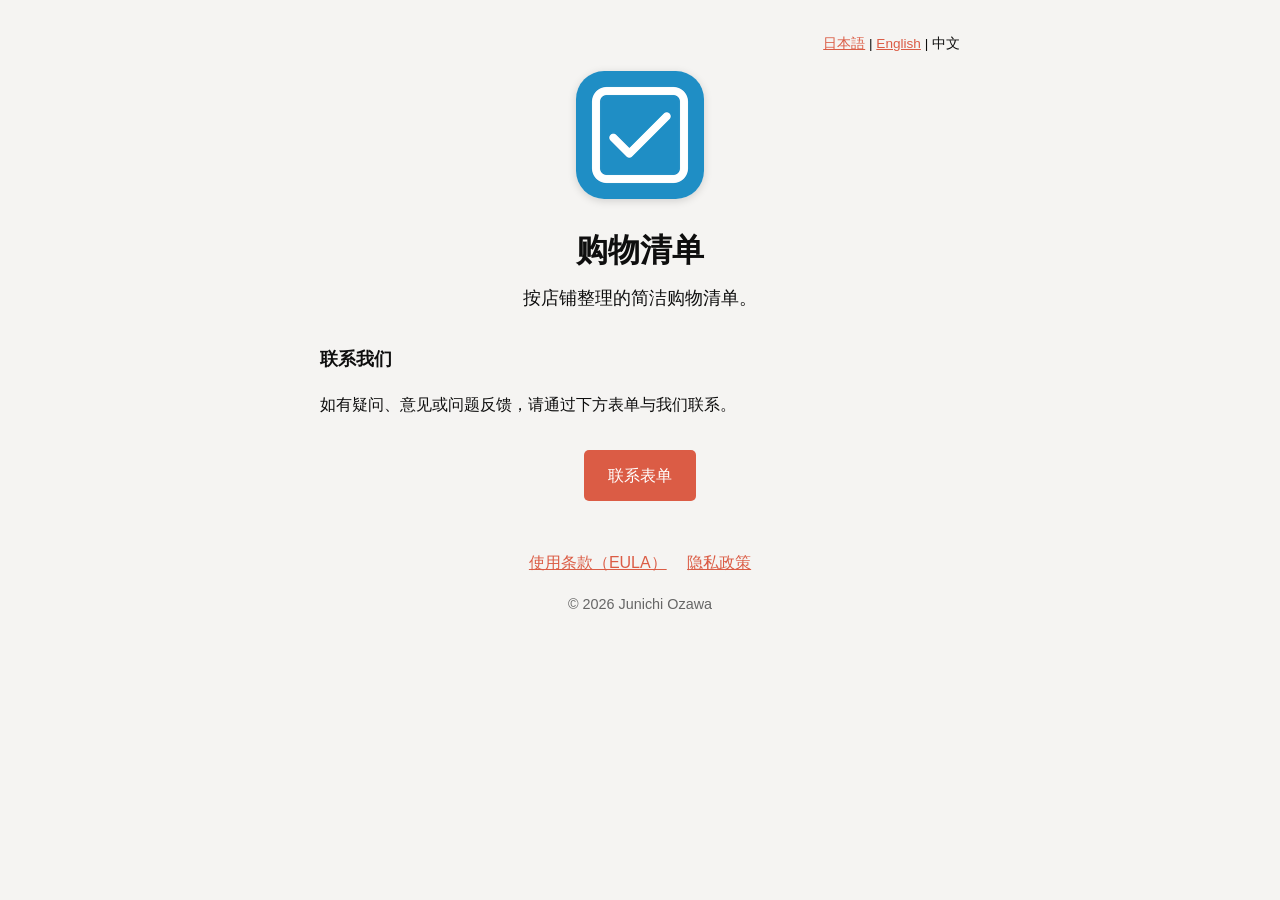
<file: zh.html>
<!DOCTYPE html>
<html lang="zh-Hans">
<head>
  <meta charset="UTF-8" />
  <title>购物清单</title>
  <meta name="viewport" content="width=device-width, initial-scale=1" />
  <link rel="icon" href="icon.png" />
  <link rel="stylesheet" href="styles.css" />
</head>
<body>
<main>
  <p class="lang-switch"><a href="index.html">日本語</a> | <a href="en.html">English</a> | 中文</p>

  <header class="hero">
    <img src="icon.png" alt="" width="128" height="128" />
    <h1>购物清单</h1>
    <p class="lead">按店铺整理的简洁购物清单。</p>
  </header>

  <section>
    <h2>联系我们</h2>
    <p>如有疑问、意见或问题反馈，请通过下方表单与我们联系。</p>
    <p class="contact"><a href="https://forms.gle/MjnqZ6VQNZW7mkQs8" target="_blank" rel="noopener noreferrer">联系表单</a></p>
  </section>

  <footer>
    <p>
      <a href="terms-zh.html">使用条款（EULA）</a>
      <a href="privacy-policy-zh.html">隐私政策</a>
    </p>
    <p class="meta">&copy; 2026 Junichi Ozawa</p>
  </footer>
</main>
</body>
</html>
</file>
<file: styles.css>
body {
  font-family: -apple-system, "Hiragino Sans", "Yu Gothic", Arial, sans-serif;
  margin: 2rem;
  background-color: #f5f4f2;
  color: #0e0e0e;
  line-height: 1.7;
}

main {
  max-width: 640px;
  margin: 0 auto;
}

h1 {
  text-align: center;
  margin-bottom: 2rem;
}

h2 {
  font-size: 1.1rem;
}

a {
  color: #db5c45;
}

.meta {
  color: #666;
  font-size: 0.9rem;
}

.lang-switch {
  text-align: right;
  font-size: 0.85rem;
  margin-bottom: 1rem;
}

.hero {
  text-align: center;
}

.hero img {
  width: 128px;
  height: 128px;
  border-radius: 22%;
  box-shadow: 0 2px 8px rgba(0, 0, 0, 0.15);
}

.hero h1 {
  margin: 1rem 0 0.25rem;
}

.lead {
  font-size: 1.15rem;
  margin: 0 0 2rem;
}

.features {
  padding: 0;
  list-style: none;
}

.features li {
  background: #fff;
  border-left: 4px solid #db5c45;
  border-radius: 5px;
  padding: 0.75rem 1rem;
  margin: 0.75rem 0;
}

.features strong {
  display: block;
}

footer {
  margin-top: 3rem;
  text-align: center;
}

footer a {
  margin: 0 0.5rem;
  white-space: nowrap;
}

@media (max-width: 480px) {
  body {
    margin: 1rem;
  }
}

.contact {
  text-align: center;
  margin: 2rem 0;
}

.contact a {
  display: inline-block;
  background: #db5c45;
  color: #fff;
  padding: 0.75rem 1.5rem;
  border-radius: 5px;
  text-decoration: none;
}
</file>
